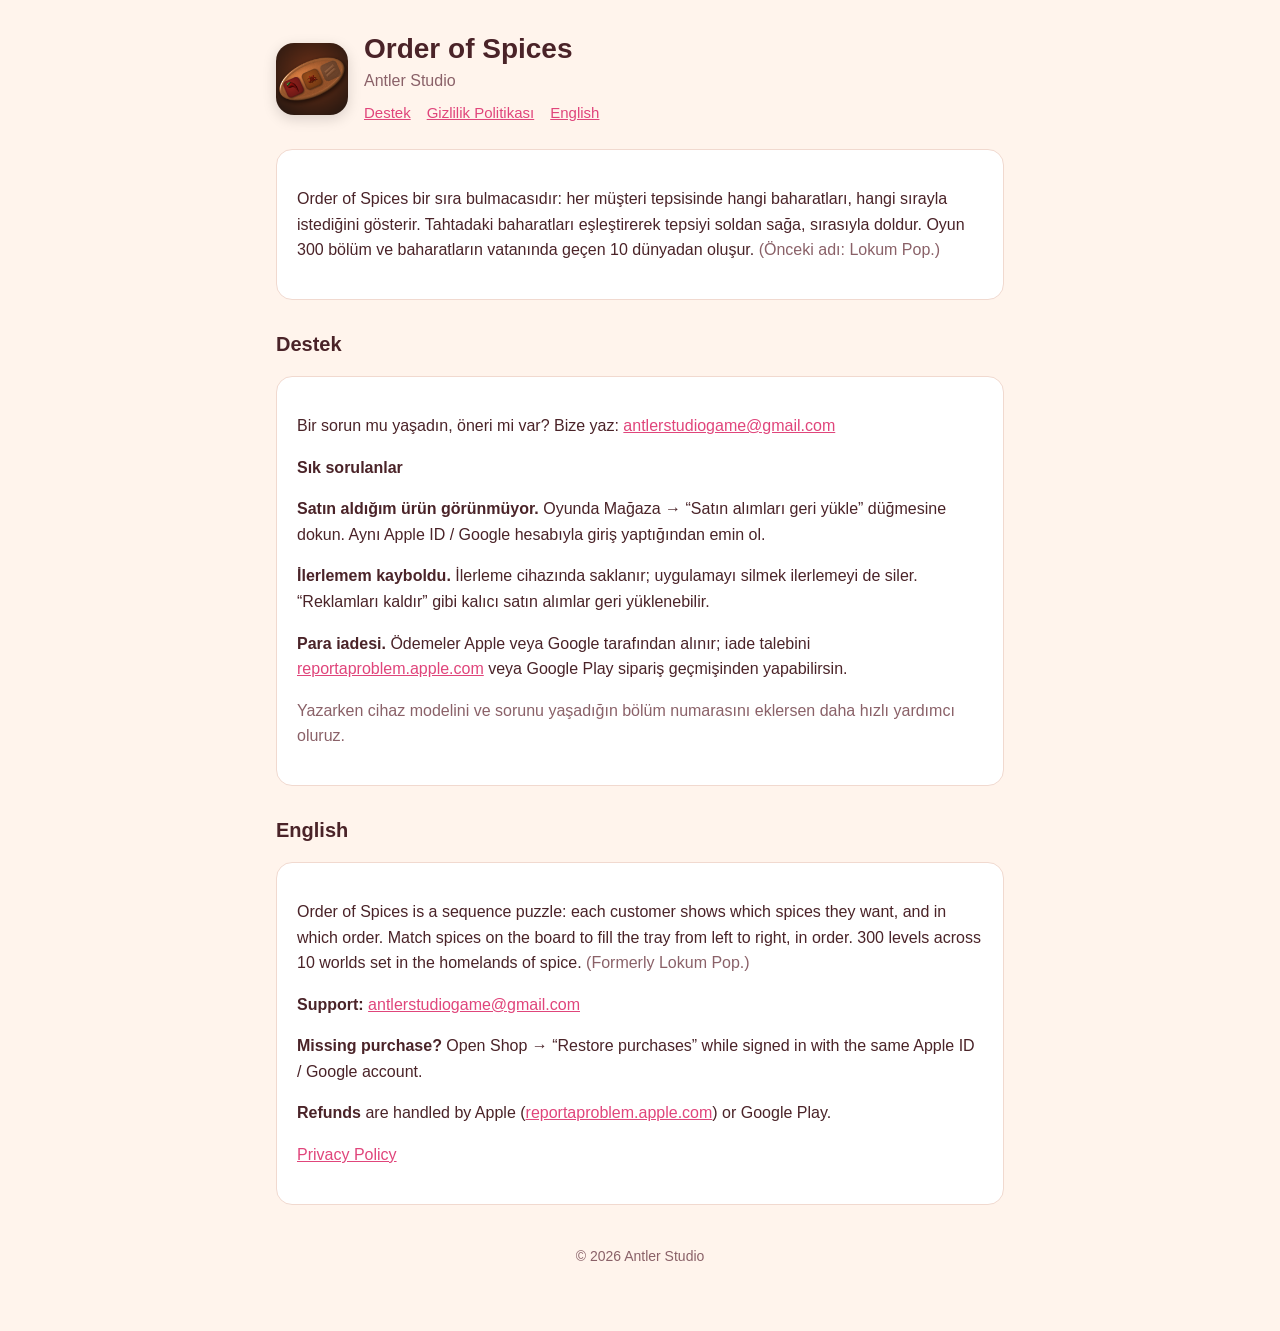
<file: index.html>
<!doctype html>
<html lang="tr">
<head>
<meta charset="utf-8">
<meta name="viewport" content="width=device-width,initial-scale=1">
<title>Order of Spices — Antler Studio</title>
<meta name="description" content="Order of Spices: müşterinin tepsisini sırayla doldurduğun baharat bulmacası. Destek ve iletişim.">
<link rel="icon" href="favicon.png">
<link rel="stylesheet" href="style.css">
</head>
<body>
<main>
  <header>
    <img src="icon.png" alt="Order of Spices simgesi">
    <div>
      <h1>Order of Spices</h1>
      <p class="sub">Antler Studio</p>
      <nav><a href="#destek">Destek</a><a href="gizlilik.html">Gizlilik Politikası</a><a href="#en">English</a></nav>
    </div>
  </header>

  <div class="card">
    <p>Order of Spices bir sıra bulmacasıdır: her müşteri tepsisinde hangi baharatları, hangi sırayla istediğini gösterir. Tahtadaki baharatları eşleştirerek tepsiyi soldan sağa, sırasıyla doldur. Oyun 300 bölüm ve baharatların vatanında geçen 10 dünyadan oluşur. <span class="muted">(Önceki adı: Lokum Pop.)</span></p>
  </div>

  <h2 id="destek">Destek</h2>
  <div class="card">
    <p>Bir sorun mu yaşadın, öneri mi var? Bize yaz: <a href="mailto:antlerstudiogame@gmail.com">antlerstudiogame@gmail.com</a></p>
    <p><strong>Sık sorulanlar</strong></p>
    <p><strong>Satın aldığım ürün görünmüyor.</strong> Oyunda Mağaza → “Satın alımları geri yükle” düğmesine dokun. Aynı Apple ID / Google hesabıyla giriş yaptığından emin ol.</p>
    <p><strong>İlerlemem kayboldu.</strong> İlerleme cihazında saklanır; uygulamayı silmek ilerlemeyi de siler. “Reklamları kaldır” gibi kalıcı satın alımlar geri yüklenebilir.</p>
    <p><strong>Para iadesi.</strong> Ödemeler Apple veya Google tarafından alınır; iade talebini <a href="https://reportaproblem.apple.com">reportaproblem.apple.com</a> veya Google Play sipariş geçmişinden yapabilirsin.</p>
    <p class="muted">Yazarken cihaz modelini ve sorunu yaşadığın bölüm numarasını eklersen daha hızlı yardımcı oluruz.</p>
  </div>

  <h2 id="en">English</h2>
  <div class="card">
    <p>Order of Spices is a sequence puzzle: each customer shows which spices they want, and in which order. Match spices on the board to fill the tray from left to right, in order. 300 levels across 10 worlds set in the homelands of spice. <span class="muted">(Formerly Lokum Pop.)</span></p>
    <p><strong>Support:</strong> <a href="mailto:antlerstudiogame@gmail.com">antlerstudiogame@gmail.com</a></p>
    <p><strong>Missing purchase?</strong> Open Shop → “Restore purchases” while signed in with the same Apple ID / Google account.</p>
    <p><strong>Refunds</strong> are handled by Apple (<a href="https://reportaproblem.apple.com">reportaproblem.apple.com</a>) or Google Play.</p>
    <p><a href="gizlilik.html#en">Privacy Policy</a></p>
  </div>

  <footer>© 2026 Antler Studio</footer>
</main>
</body>
</html>
</file>
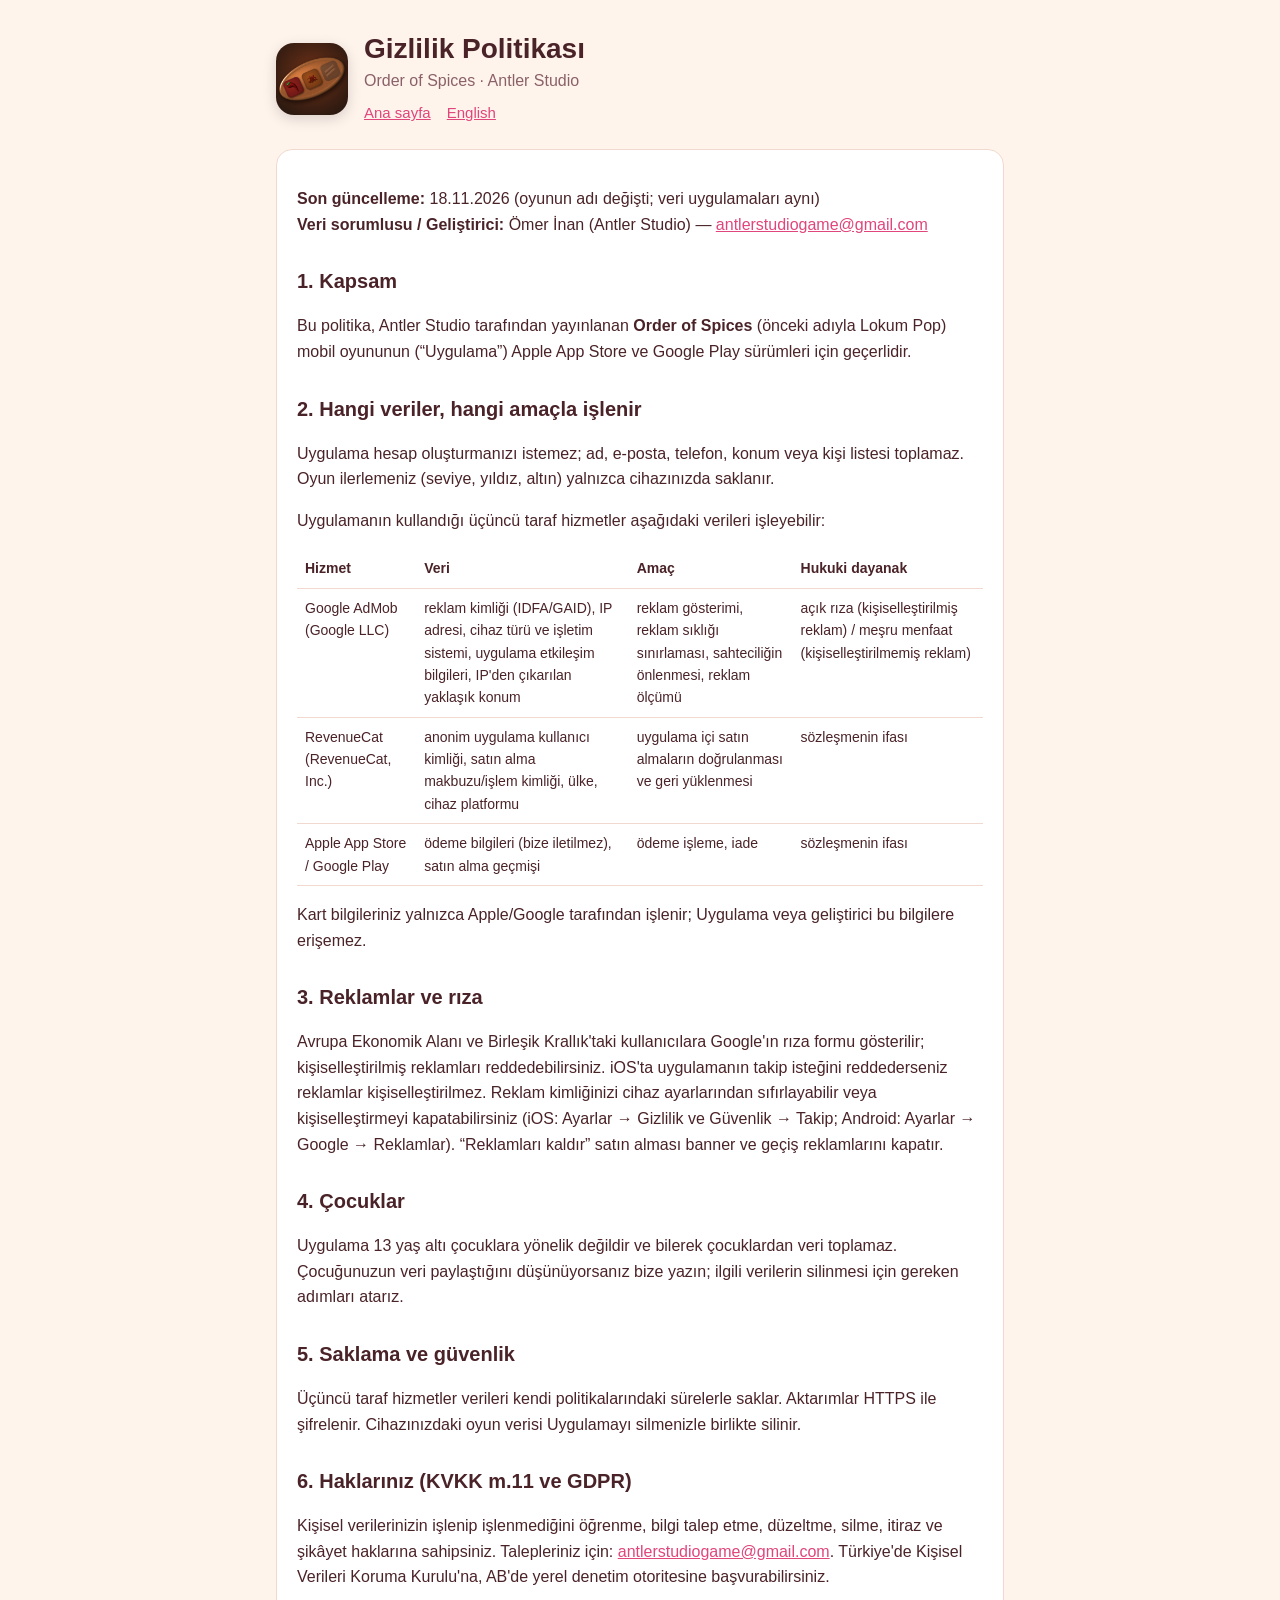
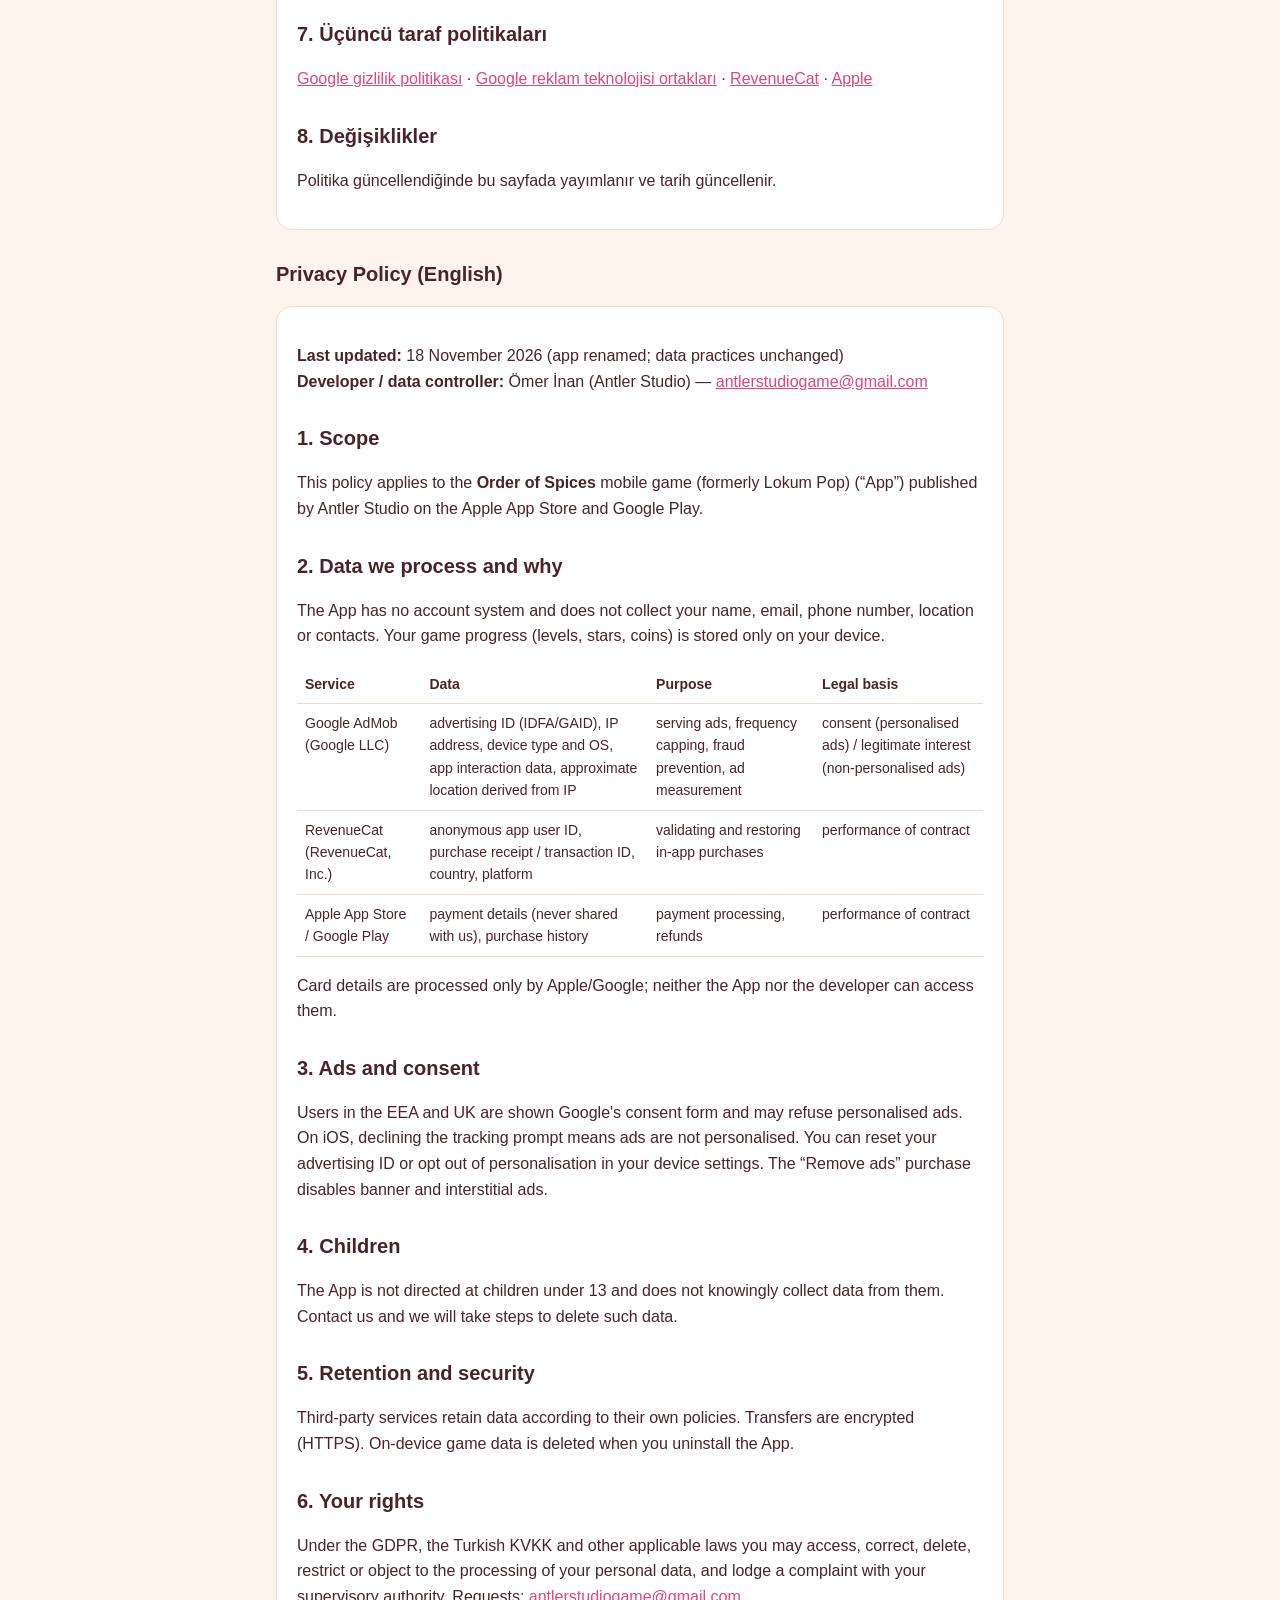
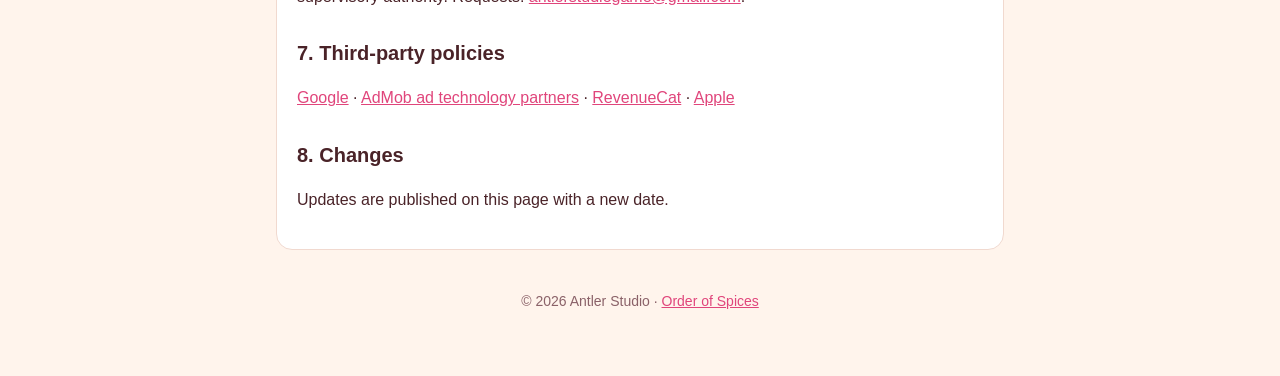
<file: gizlilik.html>
<!doctype html>
<html lang="tr">
<head>
<meta charset="utf-8">
<meta name="viewport" content="width=device-width,initial-scale=1">
<title>Gizlilik Politikası — Order of Spices</title>
<link rel="icon" href="favicon.png">
<link rel="stylesheet" href="style.css">
</head>
<body>
<main>
  <header>
    <img src="icon.png" alt="Order of Spices simgesi">
    <div>
      <h1>Gizlilik Politikası</h1>
      <p class="sub">Order of Spices · Antler Studio</p>
      <nav><a href="index.html">Ana sayfa</a><a href="#en">English</a></nav>
    </div>
  </header>

  <div class="card">
  <p><strong>Son güncelleme:</strong> 18.11.2026 (oyunun adı değişti; veri uygulamaları aynı)<br>
  <strong>Veri sorumlusu / Geliştirici:</strong> Ömer İnan (Antler Studio) — <a href="mailto:antlerstudiogame@gmail.com">antlerstudiogame@gmail.com</a></p>

  <h2>1. Kapsam</h2>
  <p>Bu politika, Antler Studio tarafından yayınlanan <strong>Order of Spices</strong> (önceki adıyla Lokum Pop) mobil oyununun (“Uygulama”) Apple App Store ve Google Play sürümleri için geçerlidir.</p>

  <h2>2. Hangi veriler, hangi amaçla işlenir</h2>
  <p>Uygulama hesap oluşturmanızı istemez; ad, e-posta, telefon, konum veya kişi listesi toplamaz. Oyun ilerlemeniz (seviye, yıldız, altın) yalnızca cihazınızda saklanır.</p>
  <p>Uygulamanın kullandığı üçüncü taraf hizmetler aşağıdaki verileri işleyebilir:</p>
  <table>
    <tr><th>Hizmet</th><th>Veri</th><th>Amaç</th><th>Hukuki dayanak</th></tr>
    <tr><td>Google AdMob (Google LLC)</td><td>reklam kimliği (IDFA/GAID), IP adresi, cihaz türü ve işletim sistemi, uygulama etkileşim bilgileri, IP'den çıkarılan yaklaşık konum</td><td>reklam gösterimi, reklam sıklığı sınırlaması, sahteciliğin önlenmesi, reklam ölçümü</td><td>açık rıza (kişiselleştirilmiş reklam) / meşru menfaat (kişiselleştirilmemiş reklam)</td></tr>
    <tr><td>RevenueCat (RevenueCat, Inc.)</td><td>anonim uygulama kullanıcı kimliği, satın alma makbuzu/işlem kimliği, ülke, cihaz platformu</td><td>uygulama içi satın almaların doğrulanması ve geri yüklenmesi</td><td>sözleşmenin ifası</td></tr>
    <tr><td>Apple App Store / Google Play</td><td>ödeme bilgileri (bize iletilmez), satın alma geçmişi</td><td>ödeme işleme, iade</td><td>sözleşmenin ifası</td></tr>
  </table>
  <p>Kart bilgileriniz yalnızca Apple/Google tarafından işlenir; Uygulama veya geliştirici bu bilgilere erişemez.</p>

  <h2>3. Reklamlar ve rıza</h2>
  <p>Avrupa Ekonomik Alanı ve Birleşik Krallık'taki kullanıcılara Google'ın rıza formu gösterilir; kişiselleştirilmiş reklamları reddedebilirsiniz. iOS'ta uygulamanın takip isteğini reddederseniz reklamlar kişiselleştirilmez. Reklam kimliğinizi cihaz ayarlarından sıfırlayabilir veya kişiselleştirmeyi kapatabilirsiniz (iOS: Ayarlar → Gizlilik ve Güvenlik → Takip; Android: Ayarlar → Google → Reklamlar). “Reklamları kaldır” satın alması banner ve geçiş reklamlarını kapatır.</p>

  <h2>4. Çocuklar</h2>
  <p>Uygulama 13 yaş altı çocuklara yönelik değildir ve bilerek çocuklardan veri toplamaz. Çocuğunuzun veri paylaştığını düşünüyorsanız bize yazın; ilgili verilerin silinmesi için gereken adımları atarız.</p>

  <h2>5. Saklama ve güvenlik</h2>
  <p>Üçüncü taraf hizmetler verileri kendi politikalarındaki sürelerle saklar. Aktarımlar HTTPS ile şifrelenir. Cihazınızdaki oyun verisi Uygulamayı silmenizle birlikte silinir.</p>

  <h2>6. Haklarınız (KVKK m.11 ve GDPR)</h2>
  <p>Kişisel verilerinizin işlenip işlenmediğini öğrenme, bilgi talep etme, düzeltme, silme, itiraz ve şikâyet haklarına sahipsiniz. Talepleriniz için: <a href="mailto:antlerstudiogame@gmail.com">antlerstudiogame@gmail.com</a>. Türkiye'de Kişisel Verileri Koruma Kurulu'na, AB'de yerel denetim otoritesine başvurabilirsiniz.</p>

  <h2>7. Üçüncü taraf politikaları</h2>
  <p><a href="https://policies.google.com/privacy">Google gizlilik politikası</a> · <a href="https://support.google.com/admob/answer/9012903">Google reklam teknolojisi ortakları</a> · <a href="https://www.revenuecat.com/privacy">RevenueCat</a> · <a href="https://www.apple.com/legal/privacy/">Apple</a></p>

  <h2>8. Değişiklikler</h2>
  <p>Politika güncellendiğinde bu sayfada yayımlanır ve tarih güncellenir.</p>
  </div>

  <h2 id="en">Privacy Policy (English)</h2>
  <div class="card">
  <p><strong>Last updated:</strong> 18 November 2026 (app renamed; data practices unchanged)<br>
  <strong>Developer / data controller:</strong> Ömer İnan (Antler Studio) — <a href="mailto:antlerstudiogame@gmail.com">antlerstudiogame@gmail.com</a></p>

  <h2>1. Scope</h2>
  <p>This policy applies to the <strong>Order of Spices</strong> mobile game (formerly Lokum Pop) (“App”) published by Antler Studio on the Apple App Store and Google Play.</p>

  <h2>2. Data we process and why</h2>
  <p>The App has no account system and does not collect your name, email, phone number, location or contacts. Your game progress (levels, stars, coins) is stored only on your device.</p>
  <table>
    <tr><th>Service</th><th>Data</th><th>Purpose</th><th>Legal basis</th></tr>
    <tr><td>Google AdMob (Google LLC)</td><td>advertising ID (IDFA/GAID), IP address, device type and OS, app interaction data, approximate location derived from IP</td><td>serving ads, frequency capping, fraud prevention, ad measurement</td><td>consent (personalised ads) / legitimate interest (non-personalised ads)</td></tr>
    <tr><td>RevenueCat (RevenueCat, Inc.)</td><td>anonymous app user ID, purchase receipt / transaction ID, country, platform</td><td>validating and restoring in-app purchases</td><td>performance of contract</td></tr>
    <tr><td>Apple App Store / Google Play</td><td>payment details (never shared with us), purchase history</td><td>payment processing, refunds</td><td>performance of contract</td></tr>
  </table>
  <p>Card details are processed only by Apple/Google; neither the App nor the developer can access them.</p>

  <h2>3. Ads and consent</h2>
  <p>Users in the EEA and UK are shown Google's consent form and may refuse personalised ads. On iOS, declining the tracking prompt means ads are not personalised. You can reset your advertising ID or opt out of personalisation in your device settings. The “Remove ads” purchase disables banner and interstitial ads.</p>

  <h2>4. Children</h2>
  <p>The App is not directed at children under 13 and does not knowingly collect data from them. Contact us and we will take steps to delete such data.</p>

  <h2>5. Retention and security</h2>
  <p>Third-party services retain data according to their own policies. Transfers are encrypted (HTTPS). On-device game data is deleted when you uninstall the App.</p>

  <h2>6. Your rights</h2>
  <p>Under the GDPR, the Turkish KVKK and other applicable laws you may access, correct, delete, restrict or object to the processing of your personal data, and lodge a complaint with your supervisory authority. Requests: <a href="mailto:antlerstudiogame@gmail.com">antlerstudiogame@gmail.com</a>.</p>

  <h2>7. Third-party policies</h2>
  <p><a href="https://policies.google.com/privacy">Google</a> · <a href="https://support.google.com/admob/answer/9012903">AdMob ad technology partners</a> · <a href="https://www.revenuecat.com/privacy">RevenueCat</a> · <a href="https://www.apple.com/legal/privacy/">Apple</a></p>

  <h2>8. Changes</h2>
  <p>Updates are published on this page with a new date.</p>
  </div>

  <footer>© 2026 Antler Studio · <a href="index.html">Order of Spices</a></footer>
</main>
</body>
</html>
</file>
<file: style.css>
:root{--bg:#FFF4EC;--card:#fff;--ink:#4A2328;--muted:#8a6168;--accent:#E0457B;--line:#f1d9cf}
@media (prefers-color-scheme:dark){:root{--bg:#2a1418;--card:#3a1d22;--ink:#fbe9e3;--muted:#d0a9ae;--accent:#ff7aa8;--line:#55303a}}
*{box-sizing:border-box}
body{margin:0;background:var(--bg);color:var(--ink);font:16px/1.6 -apple-system,BlinkMacSystemFont,"Segoe UI",Roboto,Helvetica,Arial,sans-serif}
main{max-width:760px;margin:0 auto;padding:32px 16px 64px}
header{display:flex;align-items:center;gap:16px;margin-bottom:24px}
header img{width:72px;height:72px;border-radius:18px;box-shadow:0 4px 14px rgba(0,0,0,.15)}
h1{font-size:28px;margin:0;line-height:1.2}
h2{font-size:20px;margin:28px 0 8px}
.sub{color:var(--muted);margin:2px 0 0}
.card{background:var(--card);border:1px solid var(--line);border-radius:16px;padding:20px;margin:16px 0}
a{color:var(--accent)}
nav{display:flex;gap:16px;flex-wrap:wrap;margin:8px 0 0;font-size:15px}
.lang{display:flex;gap:8px;margin:0 0 16px}
.lang a{padding:4px 12px;border:1px solid var(--line);border-radius:999px;text-decoration:none}
table{width:100%;border-collapse:collapse;font-size:14px;display:block;overflow-x:auto}
th,td{text-align:left;vertical-align:top;padding:8px;border-bottom:1px solid var(--line)}
footer{color:var(--muted);font-size:14px;margin-top:40px;text-align:center}
.muted{color:var(--muted)}
</file>
